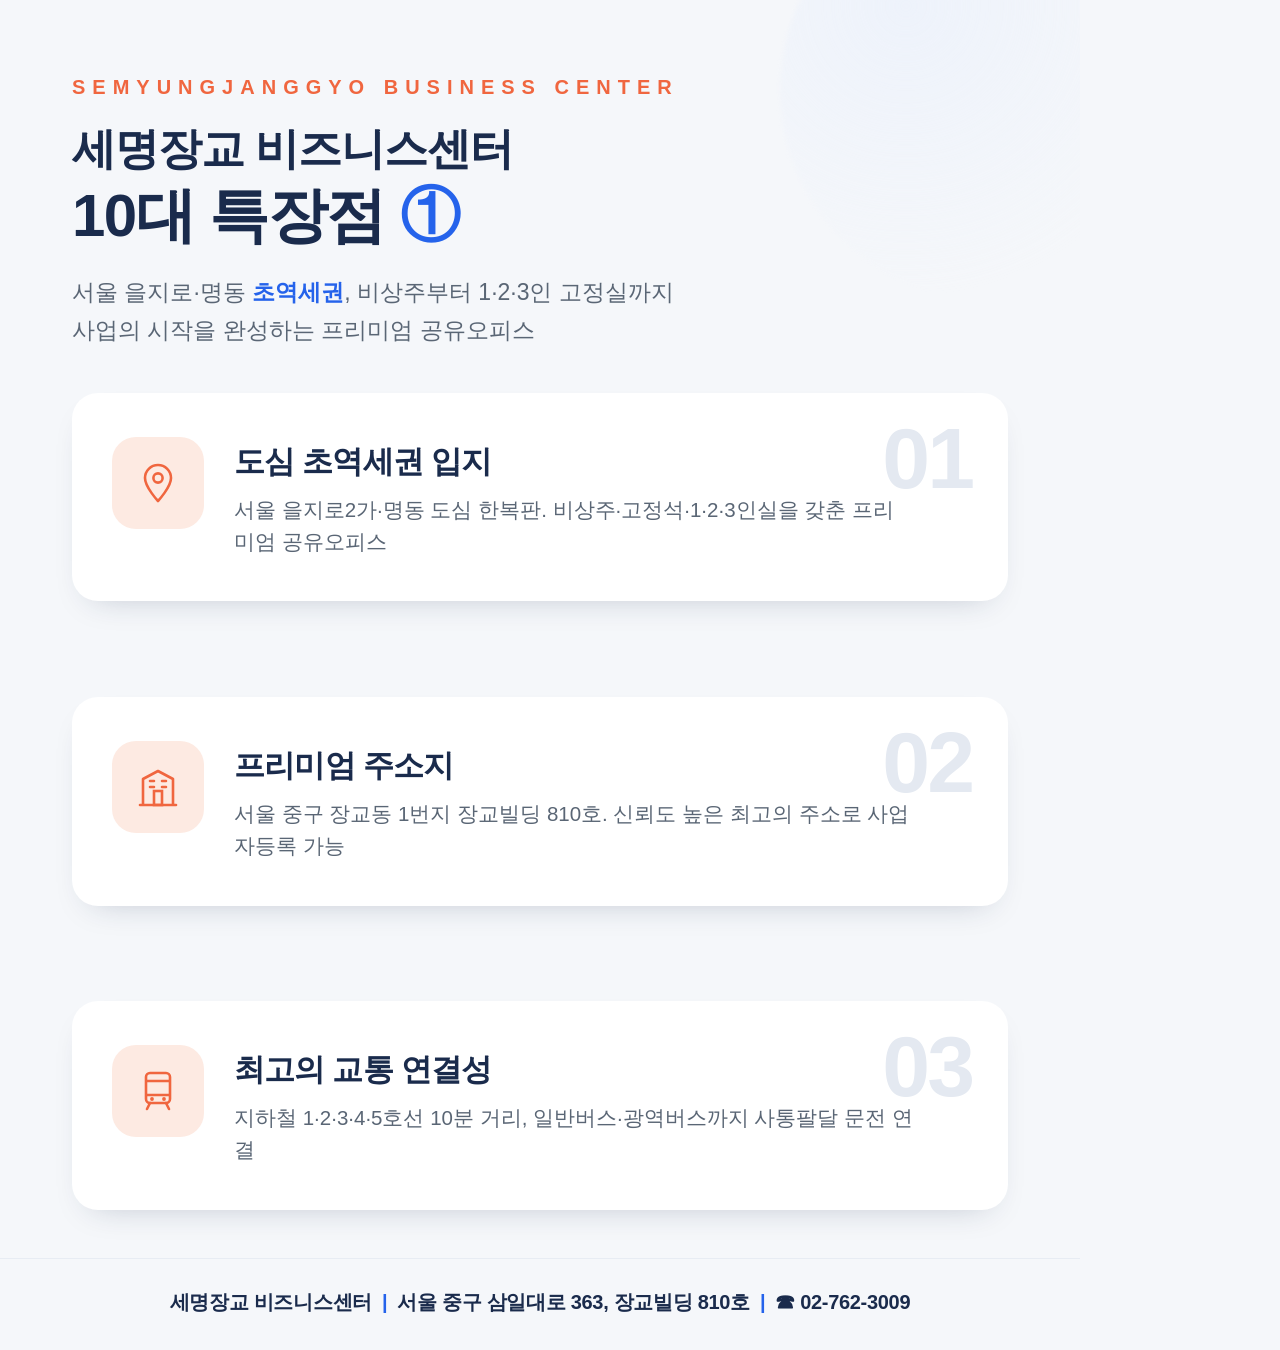
<file: images/cardnews/card1.html>
<!DOCTYPE html>
<html lang="ko">
<head>
<meta charset="UTF-8">
<style>
  *{box-sizing:border-box;margin:0;padding:0}
  :root{
    --bg:#F5F7FA; --navy:#1A2B4C; --blue:#2563EB;
    --coral:#FDEAE2; --orange:#F0663F; --card:#FFFFFF;
    --num:#E4E9F1; --desc:#5A6675; --line:#E7ECF3;
  }
  html,body{background:var(--bg)}
  body{font-family:"Malgun Gothic","Apple SD Gothic Neo","Noto Sans KR",sans-serif;-webkit-font-smoothing:antialiased}
  .canvas{
    width:1080px;height:1350px;background:var(--bg);position:relative;overflow:hidden;
    padding:76px 72px 132px;display:flex;flex-direction:column;
  }
  /* decorative accent */
  .blob{position:absolute;border-radius:50%;filter:blur(2px);opacity:.55}
  .blob-1{width:420px;height:420px;background:radial-gradient(circle at 30% 30%,#e8effc,transparent 70%);top:-120px;right:-120px}

  .eyebrow{
    font-size:20px;font-weight:800;letter-spacing:7px;color:var(--orange);
    text-transform:uppercase;margin-bottom:22px;position:relative;
  }
  .title-1{font-size:44px;font-weight:800;color:var(--navy);line-height:1.28;letter-spacing:-1px}
  .title-2{font-size:60px;font-weight:900;color:var(--navy);line-height:1.15;letter-spacing:-1.5px;margin-top:4px}
  .title-2 .circ{color:var(--blue)}
  .subtitle{
    font-size:23px;font-weight:500;color:var(--desc);line-height:1.62;margin-top:24px;
    max-width:900px;
  }
  .subtitle b{color:var(--blue);font-weight:700}

  .cards{display:flex;flex-direction:column;flex:1;justify-content:space-between;margin-top:44px;padding-bottom:8px}
  .feat{
    position:relative;background:var(--card);border-radius:26px;
    padding:44px 40px;display:flex;align-items:flex-start;gap:30px;
    box-shadow:0 14px 34px -20px rgba(26,43,76,.28);
  }
  .icon{
    flex-shrink:0;width:92px;height:92px;border-radius:24px;background:var(--coral);
    display:grid;place-items:center;color:var(--orange);
  }
  .icon svg{width:48px;height:48px}
  .body{flex:1;padding-top:4px}
  .body h3{font-size:31px;font-weight:800;color:var(--navy);letter-spacing:-.8px}
  .body p{font-size:20.5px;font-weight:500;color:var(--desc);line-height:1.55;margin-top:11px;max-width:680px}
  .no{
    position:absolute;top:22px;right:36px;font-size:86px;font-weight:900;
    color:var(--num);line-height:1;letter-spacing:-3px;
  }

  .footer{
    position:absolute;left:0;bottom:0;width:100%;padding:30px 72px 34px;
    border-top:1px solid var(--line);
  }
  .footer p{font-size:20px;font-weight:600;color:var(--navy);text-align:center;letter-spacing:-.3px}
  .footer .sep{color:var(--blue);margin:0 10px;font-weight:800}
</style>
</head>
<body>
  <div class="canvas">
    <div class="blob blob-1"></div>

    <p class="eyebrow">SEMYUNGJANGGYO BUSINESS CENTER</p>
    <h1 class="title-1">세명장교 비즈니스센터</h1>
    <h2 class="title-2">10대 특장점 <span class="circ">①</span></h2>
    <p class="subtitle">서울 을지로·명동 <b>초역세권</b>, 비상주부터 1·2·3인 고정실까지<br>사업의 시작을 완성하는 프리미엄 공유오피스</p>

    <div class="cards">
      <div class="feat">
        <span class="no">01</span>
        <div class="icon"><svg viewBox="0 0 48 48" fill="none"><path d="M24 6C16.8 6 11 11.8 11 19c0 9 13 23 13 23s13-14 13-23C37 11.8 31.2 6 24 6z" stroke="currentColor" stroke-width="2.6" stroke-linejoin="round"/><circle cx="24" cy="19" r="4.6" stroke="currentColor" stroke-width="2.6"/></svg></div>
        <div class="body">
          <h3>도심 초역세권 입지</h3>
          <p>서울 을지로2가·명동 도심 한복판. 비상주·고정석·1·2·3인실을 갖춘 프리미엄 공유오피스</p>
        </div>
      </div>

      <div class="feat">
        <span class="no">02</span>
        <div class="icon"><svg viewBox="0 0 48 48" fill="none"><path d="M9 42V16l15-8 15 8v26" stroke="currentColor" stroke-width="2.6" stroke-linejoin="round"/><path d="M6 42h36" stroke="currentColor" stroke-width="2.6" stroke-linecap="round"/><rect x="20" y="28" width="8" height="14" stroke="currentColor" stroke-width="2.6"/><path d="M16 18h4M28 18h4M16 24h4M28 24h4" stroke="currentColor" stroke-width="2.6" stroke-linecap="round"/></svg></div>
        <div class="body">
          <h3>프리미엄 주소지</h3>
          <p>서울 중구 장교동 1번지 장교빌딩 810호. 신뢰도 높은 최고의 주소로 사업자등록 가능</p>
        </div>
      </div>

      <div class="feat">
        <span class="no">03</span>
        <div class="icon"><svg viewBox="0 0 48 48" fill="none"><rect x="12" y="6" width="24" height="30" rx="4" stroke="currentColor" stroke-width="2.6"/><path d="M12 14h24M12 28h24" stroke="currentColor" stroke-width="2.6"/><circle cx="18" cy="32" r="1.9" fill="currentColor"/><circle cx="30" cy="32" r="1.9" fill="currentColor"/><path d="M16 36l-3 6M32 36l3 6" stroke="currentColor" stroke-width="2.6" stroke-linecap="round"/></svg></div>
        <div class="body">
          <h3>최고의 교통 연결성</h3>
          <p>지하철 1·2·3·4·5호선 10분 거리, 일반버스·광역버스까지 사통팔달 문전 연결</p>
        </div>
      </div>
    </div>

    <div class="footer">
      <p>세명장교 비즈니스센터<span class="sep">|</span>서울 중구 삼일대로 363, 장교빌딩 810호<span class="sep">|</span>☎ 02-762-3009</p>
    </div>
  </div>
</body>
</html>
</file>
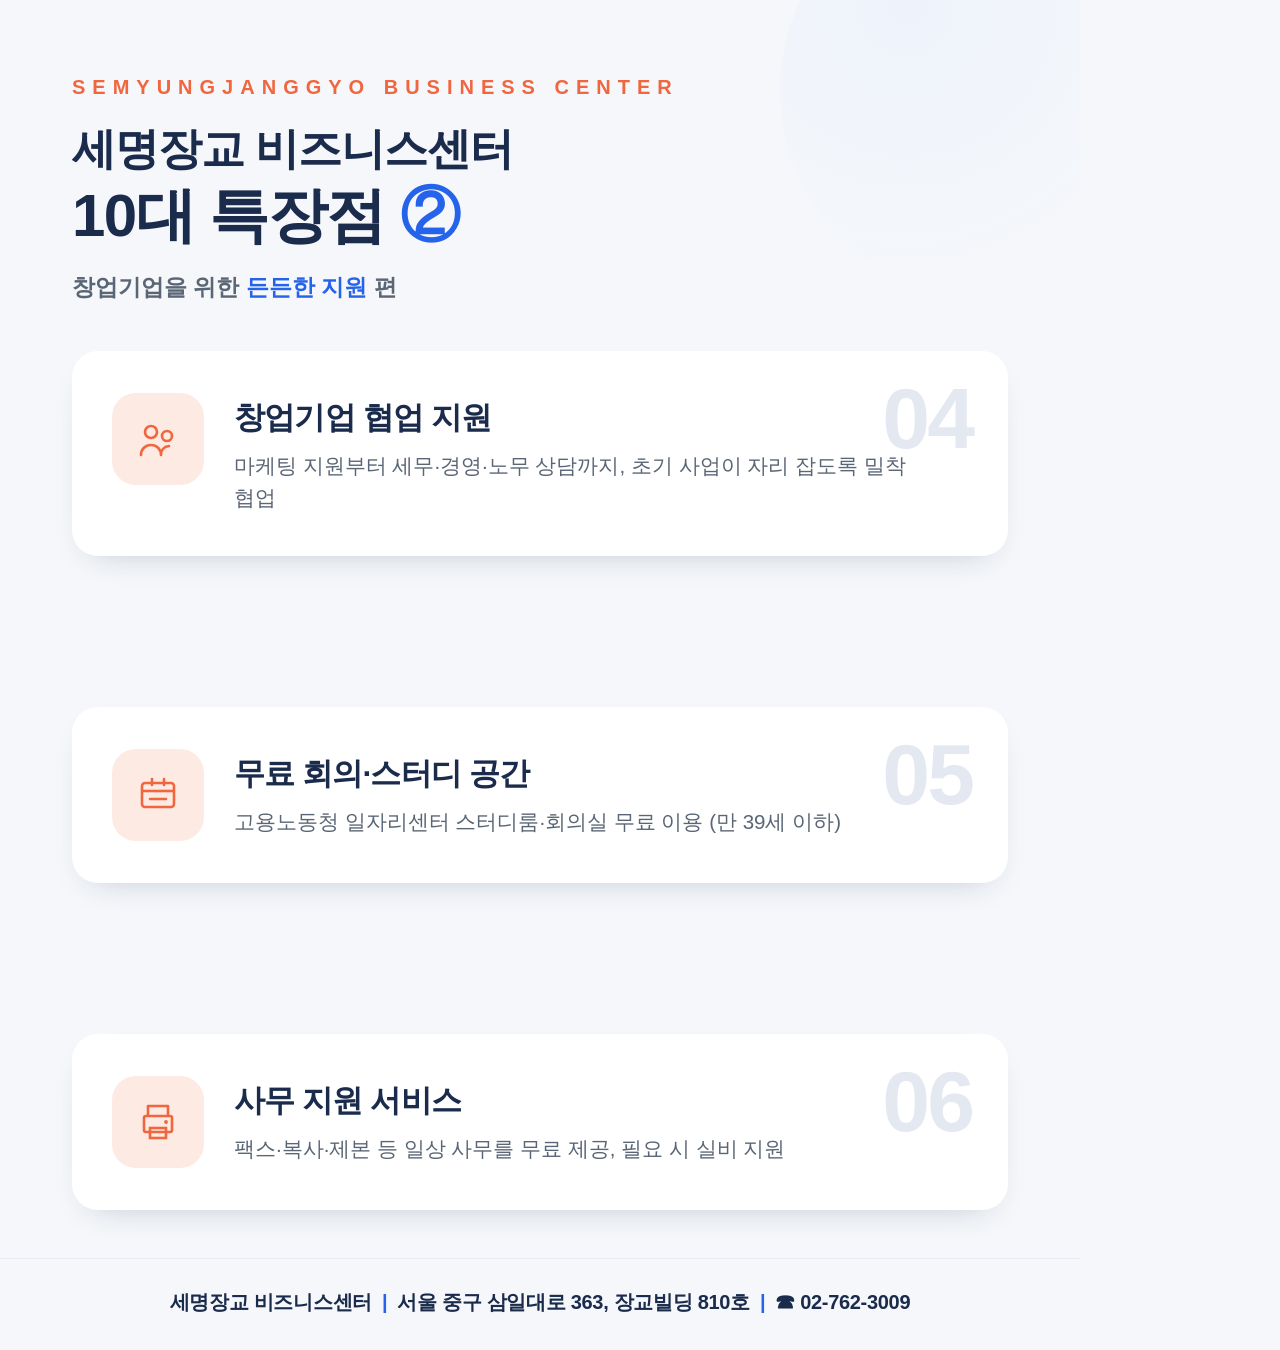
<file: images/cardnews/card2.html>
<!DOCTYPE html>
<html lang="ko">
<head>
<meta charset="UTF-8">
<style>
  *{box-sizing:border-box;margin:0;padding:0}
  :root{
    --bg:#F5F7FA; --navy:#1A2B4C; --blue:#2563EB;
    --coral:#FDEAE2; --orange:#F0663F; --card:#FFFFFF;
    --num:#E4E9F1; --desc:#5A6675; --line:#E7ECF3;
  }
  html,body{background:var(--bg)}
  body{font-family:"Malgun Gothic","Apple SD Gothic Neo","Noto Sans KR",sans-serif;-webkit-font-smoothing:antialiased}
  .canvas{width:1080px;height:1350px;background:var(--bg);position:relative;overflow:hidden;padding:76px 72px 132px;display:flex;flex-direction:column}
  .blob{position:absolute;border-radius:50%;opacity:.55}
  .blob-1{width:420px;height:420px;background:radial-gradient(circle at 30% 30%,#e8effc,transparent 70%);top:-120px;right:-120px}

  .eyebrow{font-size:20px;font-weight:800;letter-spacing:7px;color:var(--orange);text-transform:uppercase;margin-bottom:22px}
  .title-1{font-size:44px;font-weight:800;color:var(--navy);line-height:1.28;letter-spacing:-1px}
  .title-2{font-size:60px;font-weight:900;color:var(--navy);line-height:1.15;letter-spacing:-1.5px;margin-top:4px}
  .title-2 .circ{color:var(--blue)}
  .tagline{font-size:23px;font-weight:600;color:var(--desc);margin-top:22px}
  .tagline b{color:var(--blue);font-weight:800}

  .cards{display:flex;flex-direction:column;flex:1;justify-content:space-between;margin-top:48px;padding-bottom:8px}
  .feat{position:relative;background:var(--card);border-radius:26px;padding:42px 40px;display:flex;align-items:flex-start;gap:30px;box-shadow:0 14px 34px -20px rgba(26,43,76,.28)}
  .icon{flex-shrink:0;width:92px;height:92px;border-radius:24px;background:var(--coral);display:grid;place-items:center;color:var(--orange)}
  .icon svg{width:48px;height:48px}
  .body{flex:1;padding-top:4px}
  .body h3{font-size:31px;font-weight:800;color:var(--navy);letter-spacing:-.8px}
  .body p{font-size:20.5px;font-weight:500;color:var(--desc);line-height:1.55;margin-top:11px;max-width:680px}
  .no{position:absolute;top:24px;right:36px;font-size:86px;font-weight:900;color:var(--num);line-height:1;letter-spacing:-3px}

  .footer{position:absolute;left:0;bottom:0;width:100%;padding:30px 72px 34px;border-top:1px solid var(--line)}
  .footer p{font-size:20px;font-weight:600;color:var(--navy);text-align:center;letter-spacing:-.3px}
  .footer .sep{color:var(--blue);margin:0 10px;font-weight:800}
</style>
</head>
<body>
  <div class="canvas">
    <div class="blob blob-1"></div>

    <p class="eyebrow">SEMYUNGJANGGYO BUSINESS CENTER</p>
    <h1 class="title-1">세명장교 비즈니스센터</h1>
    <h2 class="title-2">10대 특장점 <span class="circ">②</span></h2>
    <p class="tagline">창업기업을 위한 <b>든든한 지원</b> 편</p>

    <div class="cards">
      <div class="feat">
        <span class="no">04</span>
        <div class="icon"><svg viewBox="0 0 48 48" fill="none"><circle cx="17" cy="17" r="6" stroke="currentColor" stroke-width="2.6"/><circle cx="33" cy="21" r="5" stroke="currentColor" stroke-width="2.6"/><path d="M7 40c0-6 4.5-10 10-10s10 4 10 10M27 40c0-4.5 2.5-8.5 8-9" stroke="currentColor" stroke-width="2.6" stroke-linecap="round"/></svg></div>
        <div class="body">
          <h3>창업기업 협업 지원</h3>
          <p>마케팅 지원부터 세무·경영·노무 상담까지, 초기 사업이 자리 잡도록 밀착 협업</p>
        </div>
      </div>

      <div class="feat">
        <span class="no">05</span>
        <div class="icon"><svg viewBox="0 0 48 48" fill="none"><rect x="8" y="12" width="32" height="24" rx="3" stroke="currentColor" stroke-width="2.6"/><path d="M8 20h32" stroke="currentColor" stroke-width="2.6"/><path d="M18 8v6M30 8v6" stroke="currentColor" stroke-width="2.6" stroke-linecap="round"/><path d="M16 28h16" stroke="currentColor" stroke-width="2.6" stroke-linecap="round"/></svg></div>
        <div class="body">
          <h3>무료 회의·스터디 공간</h3>
          <p>고용노동청 일자리센터 스터디룸·회의실 무료 이용 (만 39세 이하)</p>
        </div>
      </div>

      <div class="feat">
        <span class="no">06</span>
        <div class="icon"><svg viewBox="0 0 48 48" fill="none"><rect x="10" y="18" width="28" height="16" rx="2" stroke="currentColor" stroke-width="2.6"/><path d="M14 18V8h20v10" stroke="currentColor" stroke-width="2.6" stroke-linejoin="round"/><rect x="16" y="30" width="16" height="10" stroke="currentColor" stroke-width="2.6"/><circle cx="32" cy="24" r="1.9" fill="currentColor"/></svg></div>
        <div class="body">
          <h3>사무 지원 서비스</h3>
          <p>팩스·복사·제본 등 일상 사무를 무료 제공, 필요 시 실비 지원</p>
        </div>
      </div>
    </div>

    <div class="footer">
      <p>세명장교 비즈니스센터<span class="sep">|</span>서울 중구 삼일대로 363, 장교빌딩 810호<span class="sep">|</span>☎ 02-762-3009</p>
    </div>
  </div>
</body>
</html>
</file>
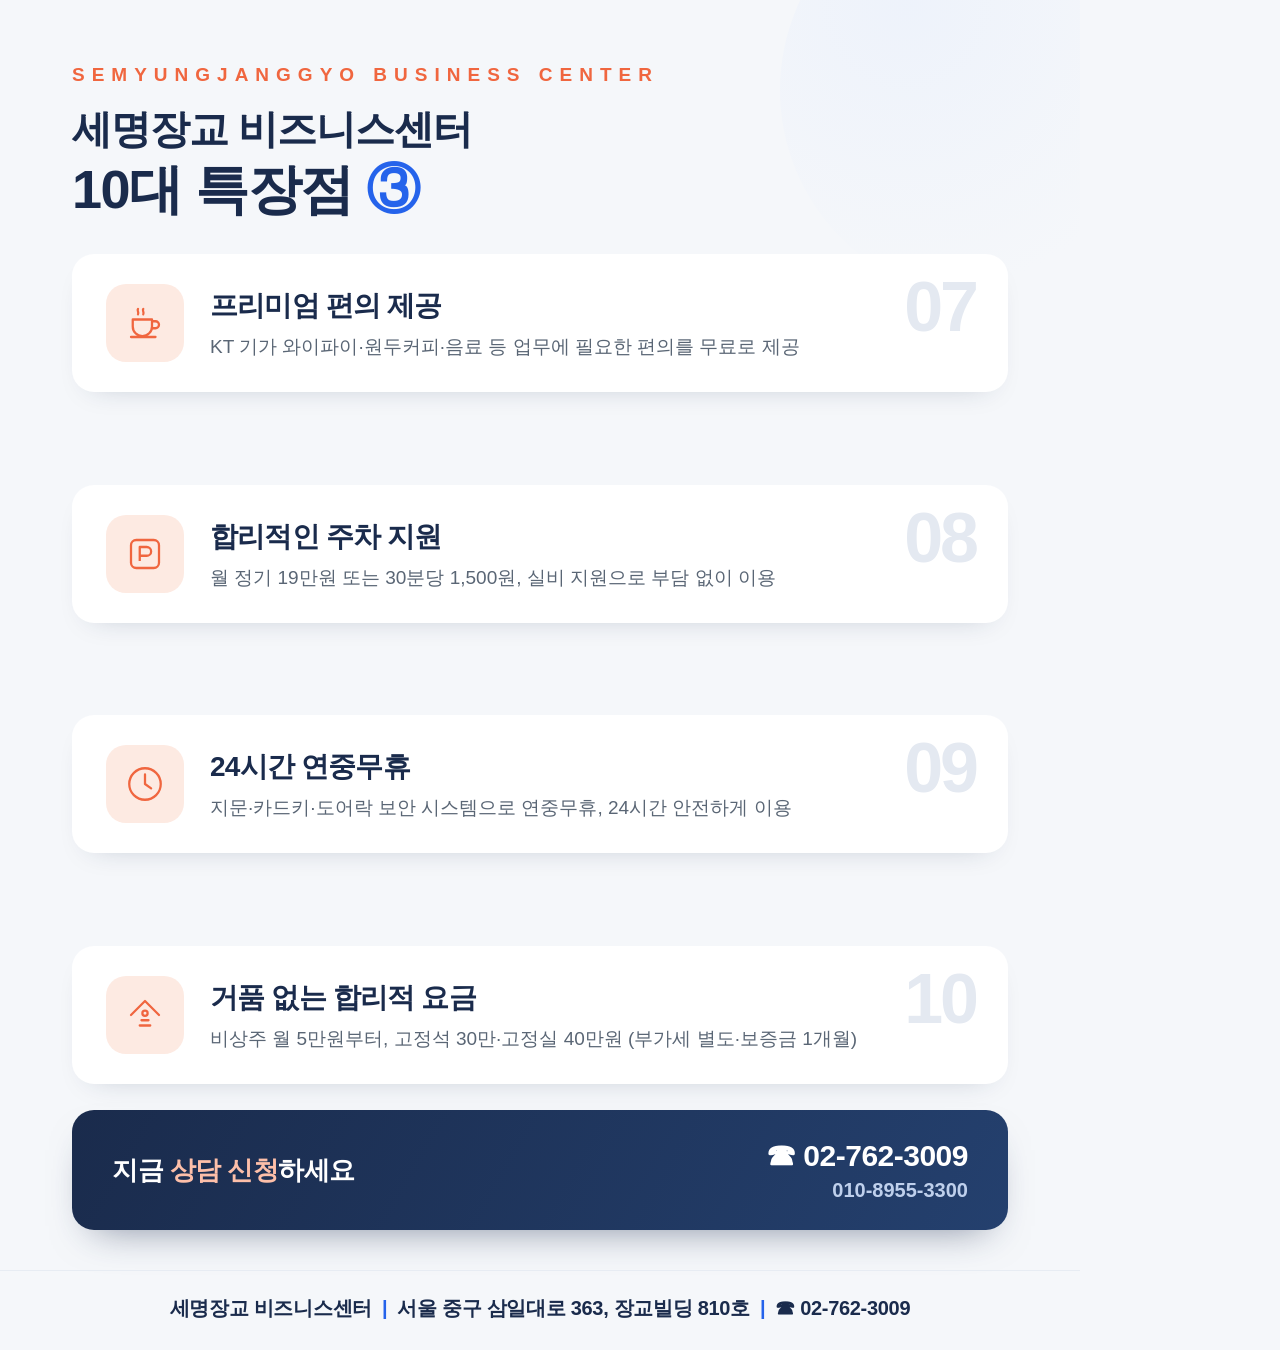
<file: images/cardnews/card3.html>
<!DOCTYPE html>
<html lang="ko">
<head>
<meta charset="UTF-8">
<style>
  *{box-sizing:border-box;margin:0;padding:0}
  :root{
    --bg:#F5F7FA; --navy:#1A2B4C; --blue:#2563EB;
    --coral:#FDEAE2; --orange:#F0663F; --card:#FFFFFF;
    --num:#E4E9F1; --desc:#5A6675; --line:#E7ECF3;
  }
  html,body{background:var(--bg)}
  body{font-family:"Malgun Gothic","Apple SD Gothic Neo","Noto Sans KR",sans-serif;-webkit-font-smoothing:antialiased}
  .canvas{width:1080px;height:1350px;background:var(--bg);position:relative;overflow:hidden;padding:64px 72px 120px;display:flex;flex-direction:column}
  .blob{position:absolute;border-radius:50%;opacity:.55}
  .blob-1{width:420px;height:420px;background:radial-gradient(circle at 30% 30%,#e8effc,transparent 70%);top:-120px;right:-120px}

  .eyebrow{font-size:19px;font-weight:800;letter-spacing:7px;color:var(--orange);text-transform:uppercase;margin-bottom:18px}
  .title-1{font-size:40px;font-weight:800;color:var(--navy);line-height:1.25;letter-spacing:-1px}
  .title-2{font-size:54px;font-weight:900;color:var(--navy);line-height:1.15;letter-spacing:-1.5px;margin-top:4px}
  .title-2 .circ{color:var(--blue)}

  .cards{display:flex;flex-direction:column;flex:1;justify-content:space-between;margin-top:34px;padding-bottom:6px}
  .feat{position:relative;background:var(--card);border-radius:22px;padding:30px 34px;display:flex;align-items:flex-start;gap:26px;box-shadow:0 12px 30px -20px rgba(26,43,76,.28)}
  .icon{flex-shrink:0;width:78px;height:78px;border-radius:20px;background:var(--coral);display:grid;place-items:center;color:var(--orange)}
  .icon svg{width:42px;height:42px}
  .body{flex:1;padding-top:3px}
  .body h3{font-size:28px;font-weight:800;color:var(--navy);letter-spacing:-.8px}
  .body p{font-size:19px;font-weight:500;color:var(--desc);line-height:1.5;margin-top:8px;max-width:700px}
  .no{position:absolute;top:18px;right:32px;font-size:70px;font-weight:900;color:var(--num);line-height:1;letter-spacing:-3px}

  .cta{
    margin-top:20px;background:linear-gradient(120deg,var(--navy),#24406e);
    border-radius:22px;padding:28px 40px;display:flex;align-items:center;justify-content:space-between;gap:20px;
    box-shadow:0 18px 40px -22px rgba(26,43,76,.6);
  }
  .cta .lead{font-size:26px;font-weight:800;color:#fff;letter-spacing:-.5px}
  .cta .lead span{color:#FDBFA9}
  .cta .tel{text-align:right;line-height:1.2}
  .cta .tel .big{font-size:30px;font-weight:900;color:#fff;letter-spacing:-.5px}
  .cta .tel .sub{font-size:20px;font-weight:700;color:#BFD0EC;margin-top:4px}

  .footer{position:absolute;left:0;bottom:0;width:100%;padding:24px 72px 28px;border-top:1px solid var(--line)}
  .footer p{font-size:20px;font-weight:600;color:var(--navy);text-align:center;letter-spacing:-.3px}
  .footer .sep{color:var(--blue);margin:0 10px;font-weight:800}
</style>
</head>
<body>
  <div class="canvas">
    <div class="blob blob-1"></div>

    <p class="eyebrow">SEMYUNGJANGGYO BUSINESS CENTER</p>
    <h1 class="title-1">세명장교 비즈니스센터</h1>
    <h2 class="title-2">10대 특장점 <span class="circ">③</span></h2>

    <div class="cards">
      <div class="feat">
        <span class="no">07</span>
        <div class="icon"><svg viewBox="0 0 48 48" fill="none"><path d="M10 20h22v8a11 11 0 0 1-22 0v-8z" stroke="currentColor" stroke-width="2.6" stroke-linejoin="round"/><path d="M32 22h4a4 4 0 0 1 0 8h-4" stroke="currentColor" stroke-width="2.6"/><path d="M16 8c-1.5 2 1.5 4 0 6M22 8c-1.5 2 1.5 4 0 6" stroke="currentColor" stroke-width="2.6" stroke-linecap="round"/><path d="M8 40h28" stroke="currentColor" stroke-width="2.6" stroke-linecap="round"/></svg></div>
        <div class="body">
          <h3>프리미엄 편의 제공</h3>
          <p>KT 기가 와이파이·원두커피·음료 등 업무에 필요한 편의를 무료로 제공</p>
        </div>
      </div>

      <div class="feat">
        <span class="no">08</span>
        <div class="icon"><svg viewBox="0 0 48 48" fill="none"><rect x="8" y="8" width="32" height="32" rx="6" stroke="currentColor" stroke-width="2.6"/><path d="M18 32V16h8a5 5 0 0 1 0 10h-8" stroke="currentColor" stroke-width="2.6" stroke-linejoin="round"/></svg></div>
        <div class="body">
          <h3>합리적인 주차 지원</h3>
          <p>월 정기 19만원 또는 30분당 1,500원, 실비 지원으로 부담 없이 이용</p>
        </div>
      </div>

      <div class="feat">
        <span class="no">09</span>
        <div class="icon"><svg viewBox="0 0 48 48" fill="none"><circle cx="24" cy="24" r="18" stroke="currentColor" stroke-width="2.6"/><path d="M24 13v11l7 5" stroke="currentColor" stroke-width="2.6" stroke-linecap="round" stroke-linejoin="round"/></svg></div>
        <div class="body">
          <h3>24시간 연중무휴</h3>
          <p>지문·카드키·도어락 보안 시스템으로 연중무휴, 24시간 안전하게 이용</p>
        </div>
      </div>

      <div class="feat">
        <span class="no">10</span>
        <div class="icon"><svg viewBox="0 0 48 48" fill="none"><path d="M8 24L24 8l16 16" stroke="currentColor" stroke-width="2.6" stroke-linecap="round" stroke-linejoin="round"/><path d="M20 30h8M18 36h12" stroke="currentColor" stroke-width="2.6" stroke-linecap="round"/><circle cx="24" cy="22" r="3" stroke="currentColor" stroke-width="2.6"/></svg></div>
        <div class="body">
          <h3>거품 없는 합리적 요금</h3>
          <p>비상주 월 5만원부터, 고정석 30만·고정실 40만원 (부가세 별도·보증금 1개월)</p>
        </div>
      </div>
    </div>

    <div class="cta">
      <div class="lead">지금 <span>상담 신청</span>하세요</div>
      <div class="tel">
        <div class="big">☎ 02-762-3009</div>
        <div class="sub">010-8955-3300</div>
      </div>
    </div>

    <div class="footer">
      <p>세명장교 비즈니스센터<span class="sep">|</span>서울 중구 삼일대로 363, 장교빌딩 810호<span class="sep">|</span>☎ 02-762-3009</p>
    </div>
  </div>
</body>
</html>
</file>
